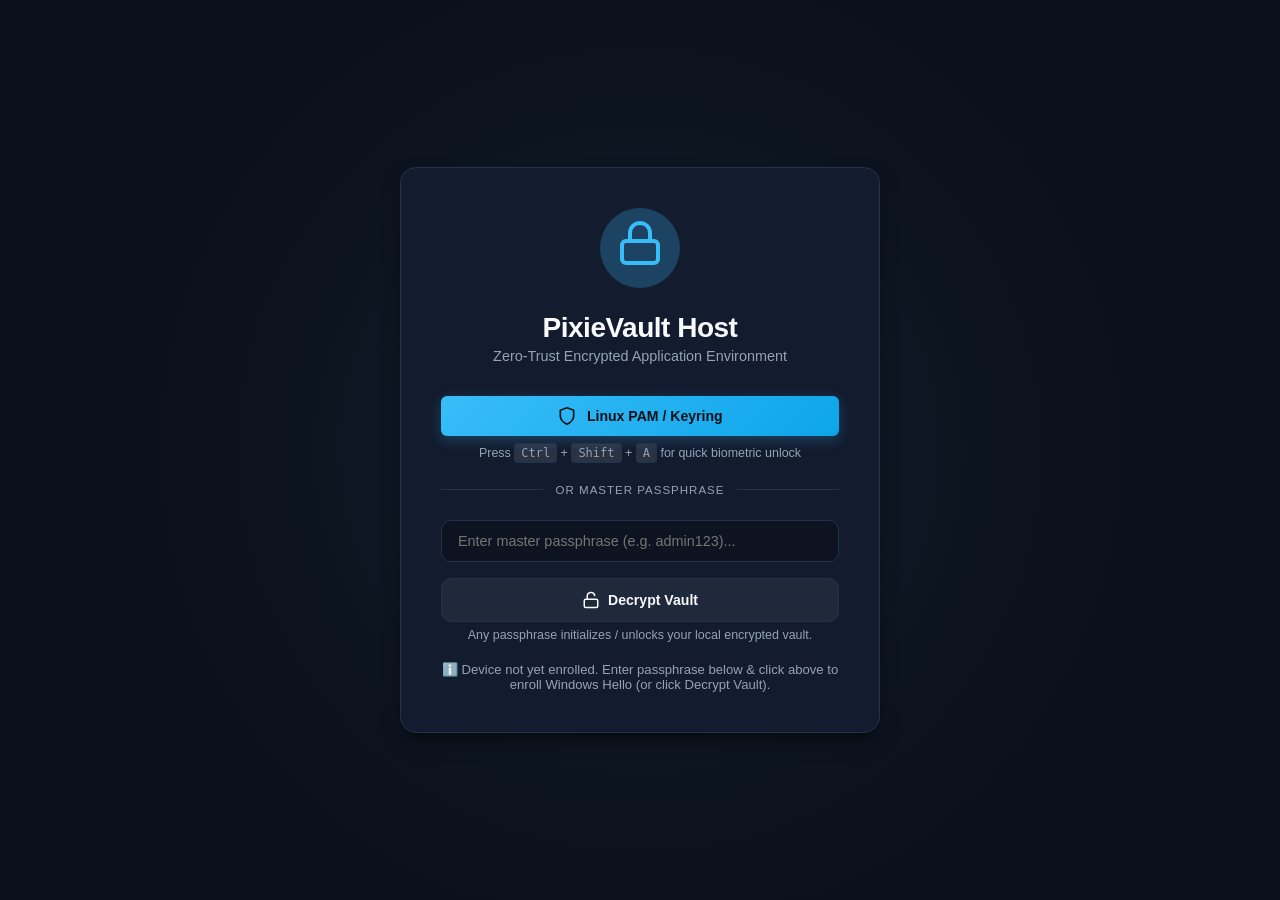
<file: host/index.html>
<!DOCTYPE html>
<html lang="en">
<head>
  <meta charset="UTF-8">
  <meta name="viewport" content="width=device-width, initial-scale=1.0">
  <title>PixieVault Host Environment</title>
  <link rel="stylesheet" href="tokens.css">
  <link rel="stylesheet" href="shell.css">
  <script src="wrapper-bridge.js"></script>
</head>
<body>

  <!-- ================= 1. Biometric & OS Auth Lock Screen ================= -->
  <section id="view-lock-screen" class="lock-screen-container">
    <div class="lock-card">
      <div class="vault-icon-wrapper">
        <div class="pulse-ring"></div>
        <div class="vault-shield-icon">
          <svg viewBox="0 0 24 24" width="48" height="48" stroke="var(--app-accent-color)" stroke-width="2" fill="none" stroke-linecap="round" stroke-linejoin="round">
            <rect x="3" y="11" width="18" height="11" rx="2" ry="2"></rect>
            <path d="M7 11V7a5 5 0 0 1 10 0v4"></path>
          </svg>
        </div>
      </div>

      <h1 class="lock-title">PixieVault Host</h1>
      <p class="lock-subtitle">Zero-Trust Encrypted Application Environment</p>

      <div class="biometric-box">
        <button id="btn-biometric-auth" class="btn btn-biometric" onclick="triggerBiometricAuth()">
          <svg viewBox="0 0 24 24" width="20" height="20" stroke="currentColor" stroke-width="2" fill="none" stroke-linecap="round" stroke-linejoin="round">
            <path d="M12 22s8-4 8-10V5l-8-3-8 3v7c0 6 8 10 8 10z"></path>
          </svg>
          <span id="btn-biometric-text">Unlock with Biometrics</span>
        </button>
        <div class="auth-hint">Press <kbd>Ctrl</kbd> + <kbd>Shift</kbd> + <kbd>A</kbd> for quick biometric unlock</div>
      </div>

      <div class="divider"><span>OR MASTER PASSPHRASE</span></div>

      <form id="passphrase-form" onsubmit="handlePasswordAuth(event)" class="passphrase-form">
        <div class="form-group">
          <input 
            type="password" 
            id="master-passphrase-input" 
            class="form-input" 
            autocomplete="current-password webauthn" 
            placeholder="Enter master passphrase (e.g. admin123)..." 
          />
        </div>
        <button type="submit" class="btn btn-secondary btn-full" style="display:flex; align-items:center; justify-content:center; gap:0.5rem;">
          <svg viewBox="0 0 24 24" width="18" height="18" stroke="currentColor" stroke-width="2" fill="none" stroke-linecap="round" stroke-linejoin="round">
            <rect x="3" y="11" width="18" height="11" rx="2" ry="2"></rect>
            <path d="M7 11V7a5 5 0 0 1 9.9-1"></path>
          </svg>
          <span>Decrypt Vault</span>
        </button>
        <div class="auth-hint" style="margin-top:0.4rem;">Any passphrase initializes / unlocks your local encrypted vault.</div>
      </form>

      <div id="auth-status-msg" class="auth-status-msg">
        Hardware biometric provider ready.
      </div>
    </div>
  </section>

  <!-- ================= 2. Authenticated App Environment ================= -->
  <div id="app-environment" class="app-environment" style="display: none;">
    
    <!-- Top Host Status Bar (Integrated Host Header) -->
    <header class="host-header">
      <div class="brand-group">
        <span class="brand-logo" onclick="switchWorkspace('dashboard')" style="cursor:pointer; display:flex; align-items:center; gap:0.4rem;">
          <svg viewBox="0 0 24 24" width="20" height="20" stroke="var(--app-accent-color)" stroke-width="2" fill="none" stroke-linecap="round" stroke-linejoin="round">
            <polygon points="6 3 18 3 22 9 12 22 2 9 6 3"></polygon>
          </svg>
          PixieVault
        </span>
        
        <!-- Active Workspace Switcher (dynamically populated from registry) -->
        <select id="workspace-select" class="workspace-selector" onchange="switchWorkspace(this.value)">
          <option value="dashboard">Host Ecosystem Dashboard</option>
        </select>

        <span class="badge badge-success">Unlocked (AES-256)</span>
        <span class="badge badge-info" id="platform-badge">Linux / GTK</span>
      </div>

      <div class="header-actions">
        <button class="btn btn-sm btn-outline" onclick="promptExportCurrentPackage()">Export .pvpkg (Ctrl+E)</button>
        <button class="btn btn-sm btn-save-host" onclick="saveActiveAppState()">Save (Ctrl+S)</button>
        <button class="btn btn-sm btn-outline" onclick="toggleThemeQuick()">Theme</button>
        <button class="btn btn-sm btn-danger" onclick="lockVaultNow()">Lock (Ctrl+L)</button>
      </div>
    </header>

    <!-- Main Workspace Viewport -->
    <main class="workspace-viewport">

      <!-- ================= View A: Host Ecosystem Dashboard ================= -->
      <section id="ws-dashboard" class="workspace-view">
        <div class="welcome-banner">
          <div>
            <h2>Ecosystem Applications & Host Hub</h2>
            <p id="dashboard-platform-desc">Native host running encapsulated, 100% native source application interfaces.</p>
          </div>
          <div class="banner-stats">
            <button class="btn btn-primary btn-sm" onclick="openInstallAppModal()">+ Install App Bundle</button>
            <button class="btn btn-secondary btn-sm" onclick="checkForAllUpdates()">Check Updates</button>
          </div>
        </div>

        <!-- Installed Apps Grid (Dynamically Rendered with Source Badges) -->
        <div class="apps-grid" id="dashboard-apps-grid">
          <!-- Dynamically populated via shell.js renderAppCards() -->
        </div>

        <!-- Inter-App Telemetry & Bus Inspector -->
        <div class="card bus-card">
          <div class="card-header">
            <h3>Inter-App Brokered Telemetry Bus</h3>
            <span class="badge badge-accent">Live Rust Broker</span>
          </div>
          <p class="card-desc">Cross-app metrics exported through <code>PixieVaultNative</code> and brokered in Rust host memory.</p>
          <div class="bus-table-container">
            <table class="data-table" id="bus-table">
              <thead>
                <tr>
                  <th>Originating App</th>
                  <th>Metric Key</th>
                  <th>Current Value</th>
                  <th>Status</th>
                </tr>
              </thead>
              <tbody id="bus-table-body">
                <!-- Dynamically populated -->
              </tbody>
            </table>
          </div>
        </div>

        <!-- Vault Container & Security Specs -->
        <div class="card security-card">
          <div class="card-header" style="display:flex; justify-content:space-between; align-items:center;">
            <h3>Storage Container & Envelope Encryption</h3>
            <span class="badge badge-success">Envelope v3</span>
          </div>
          <div class="security-grid">
            <div class="security-item">
              <span class="sec-label">Payload Cipher</span>
              <span class="sec-val">AES-256-GCM (Random 256-bit VMK)</span>
            </div>
            <div class="security-item">
              <span class="sec-label">Password Protector</span>
              <span class="sec-val">Argon2id (64MB, 3 iter, 4 lanes)</span>
            </div>
            <div class="security-item">
              <span class="sec-label">Container Format</span>
              <span class="sec-val">Atomic Write-Ahead .pvlt Container</span>
            </div>
            <div class="security-item">
              <span class="sec-label">Host OS & Biometrics</span>
              <span class="sec-val" id="sec-platform-val">Windows 11 / Windows Hello</span>
            </div>
          </div>
        </div>

        <!-- Windows Hello & Hardware Protectors Management Card -->
        <div class="card security-card" style="margin-top:1.25rem;">
          <div class="card-header" style="display:flex; justify-content:space-between; align-items:center;">
            <div style="display:flex; align-items:center; gap:0.5rem;">
              <svg viewBox="0 0 24 24" width="20" height="20" stroke="var(--app-accent-color)" stroke-width="2" fill="none" stroke-linecap="round" stroke-linejoin="round">
                <path d="M12 22s8-4 8-10V5l-8-3-8 3v7c0 6 8 10 8 10z"></path>
              </svg>
              <h3 id="hello-card-title">Windows Hello / Hardware Protection</h3>
            </div>
            <span id="hello-card-badge" class="badge badge-info">Checking...</span>
          </div>
          <div class="security-grid">
            <div class="security-item">
              <span class="sec-label">Hardware Provider</span>
              <span class="sec-val" id="hello-provider-val">Microsoft Passport KSP</span>
            </div>
            <div class="security-item">
              <span class="sec-label">Device Identifier</span>
              <span class="sec-val" id="hello-device-val">Current PC</span>
            </div>
            <div class="security-item">
              <span class="sec-label">Protection Mode</span>
              <span class="sec-val" id="hello-mode-val">TPM 2.0 / Biometrics (RSA-OAEP)</span>
            </div>
            <div class="security-item">
              <span class="sec-label">Multi-Device Cloud Sync</span>
              <span class="sec-val">Supported (Independent Device Keys)</span>
            </div>
          </div>
          <div style="margin-top:1rem; display:flex; gap:0.75rem; flex-wrap:wrap;">
            <button id="btn-enroll-hello" class="btn btn-sm btn-primary" onclick="handleEnrollHello()">
              Enroll Windows Hello on this Device
            </button>
            <button id="btn-revoke-hello" class="btn btn-sm btn-outline" style="color:var(--app-danger-color); border-color:var(--app-danger-color);" onclick="handleRevokeHello()">
              Revoke Windows Hello on this PC
            </button>
          </div>
          <div id="hello-action-msg" style="font-size:0.8rem; margin-top:0.6rem; color:var(--app-text-muted);"></div>
        </div>
      </section>

      <!-- ================= View B: Universal 100% Native Guest Viewport ================= -->
      <section id="ws-guest-container" class="workspace-view active">
        <!-- Loading State Overlay -->
        <div id="guest-loading-overlay" class="guest-overlay" style="display: none;">
          <div class="guest-spinner"></div>
          <h3 id="guest-loading-title" style="font-size:1.1rem; margin-bottom:0.3rem;">Booting Guest Application...</h3>
          <p id="guest-loading-desc" style="font-size:0.85rem; color:var(--app-text-muted);">Starting native backend service and verifying healthcheck probe...</p>
        </div>

        <!-- Error State Overlay -->
        <div id="guest-error-overlay" class="guest-overlay" style="display: none;">
          <div style="font-size: 2.5rem; margin-bottom: 0.5rem; color: var(--app-danger-color);">⚠️</div>
          <h3 style="font-size:1.15rem; margin-bottom:0.4rem;">Failed to Launch Application</h3>
          <p id="guest-error-msg" style="font-size:0.85rem; color:var(--app-text-muted); max-width:650px; margin-bottom:1.25rem; white-space:pre-wrap; font-family:monospace; background:rgba(0,0,0,0.35); padding:0.75rem 1rem; border-radius:6px; text-align:left; max-height:220px; overflow-y:auto;">Unable to start service</p>
          <div style="display:flex; gap:0.5rem; flex-wrap:wrap; justify-content:center;">
            <button class="btn btn-primary btn-sm" onclick="retryActiveWorkspace()">Retry Launch</button>
            <button id="guest-repair-btn" class="btn btn-secondary btn-sm" style="display:none;" onclick="repairActiveEnvironment()">Provision / Repair Environment</button>
            <button class="btn btn-secondary btn-sm" onclick="switchWorkspace('dashboard')">Back to Dashboard</button>
          </div>
        </div>

        <!-- 100% Isolated Native Guest Iframe -->
        <iframe 
          id="guest-app-frame" 
          class="guest-frame" 
          src="about:blank"
          sandbox="allow-scripts allow-forms allow-same-origin allow-popups allow-downloads"
          allow="fullscreen; clipboard-read; clipboard-write;"
          title="Guest Application Viewport"
        ></iframe>
      </section>

    </main>
  </div>

  <!-- ================= Modal: Install App Dialog ================= -->
  <div id="modal-install-app" class="modal-backdrop" style="display:none;">
    <div class="modal-card">
      <div class="modal-header">
        <h3>Install / Mount Application</h3>
        <button class="modal-close" onclick="closeInstallAppModal()">✕</button>
      </div>
      <div class="modal-body">
        <p style="color:var(--app-text-muted); font-size:0.85rem; margin-bottom:1.25rem;">
          Load a 100% offline air-gapped directory, open a portable <code>.pvpkg</code> bundle, or configure a signed GitHub target.
        </p>

        <div class="install-options">
          <div class="install-option-card" onclick="triggerNativePackagePicker()">
            <div class="install-icon">
              <svg viewBox="0 0 24 24" width="28" height="28" stroke="var(--app-accent-color)" stroke-width="2" fill="none" stroke-linecap="round" stroke-linejoin="round">
                <path d="M21 16V8a2 2 0 0 0-1-1.73l-7-4a2 2 0 0 0-2 0l-7 4A2 2 0 0 0 3 8v8a2 2 0 0 0 1 1.73l7 4a2 2 0 0 0 2 0l7-4A2 2 0 0 0 21 16z"></path>
                <polyline points="3.27 6.96 12 12.01 20.73 6.96"></polyline>
                <line x1="12" y1="22.08" x2="12" y2="12"></line>
              </svg>
            </div>
            <div>
              <h4>Import .pvpkg Package Bundle</h4>
              <p>Select any air-gapped <code>.pvpkg</code> package bundle file (e.g. from <code>dist/</code> or USB).</p>
            </div>
          </div>

          <div class="install-option-card" onclick="triggerNativeFolderPicker()">
            <div class="install-icon">
              <svg viewBox="0 0 24 24" width="28" height="28" stroke="var(--app-accent-color)" stroke-width="2" fill="none" stroke-linecap="round" stroke-linejoin="round">
                <path d="M22 19a2 2 0 0 1-2 2H4a2 2 0 0 1-2-2V5a2 2 0 0 1 2-2h5l2 3h9a2 2 0 0 1 2 2z"></path>
              </svg>
            </div>
            <div>
              <h4>Mount Unpacked App Folder</h4>
              <p>Select any local directory containing a valid <code>manifest.json</code>.</p>
            </div>
          </div>

          <div class="divider"><span>OR GITHUB TARGET</span></div>

          <form onsubmit="handleGitHubInstall(event)">
            <div class="form-group">
              <label class="form-label" for="gh-repo-input">GitHub Repository (owner/repo):</label>
              <input type="text" id="gh-repo-input" class="form-input" placeholder="e.g. williamhart-az/custom-dyno-app" required />
            </div>
            <div class="form-group">
              <label class="form-label" for="gh-tag-input">Release Tag (optional, defaults to latest):</label>
              <input type="text" id="gh-tag-input" class="form-input" placeholder="e.g. v1.2.0" />
            </div>
            <button type="submit" class="btn btn-primary btn-full">Fetch & Register GitHub Target</button>
          </form>
          <div id="install-status-msg" class="status-msg" style="margin-top:0.8rem;"></div>
        </div>
      </div>
    </div>
  </div>

  <!-- ================= Modal: About PixieVault Host ================= -->
  <div id="modal-about" class="modal-backdrop" style="display:none;">
    <div class="modal-card modal-card-md">
      <div class="modal-header">
        <div style="display:flex; align-items:center; gap:0.6rem;">
          <svg viewBox="0 0 24 24" width="26" height="26" stroke="var(--app-accent-color)" stroke-width="2" fill="none">
            <polygon points="12 2 2 7 12 12 22 7 12 2"></polygon>
            <polyline points="2 17 12 22 22 17"></polyline>
            <polyline points="2 12 12 17 22 12"></polyline>
          </svg>
          <h3>About PixieVault Host</h3>
        </div>
        <button class="modal-close" onclick="closeModal('modal-about')">✕</button>
      </div>
      <div class="modal-body">
        <div style="text-align:center; padding: 1rem 0 1.5rem;">
          <h2 style="font-size:1.6rem; font-weight:800; letter-spacing:-0.5px; margin-bottom:0.25rem;">PixieVault</h2>
          <span class="badge badge-accent" style="font-size:0.82rem;">Version 0.2.0 • Native Desktop Host</span>
          <p style="color:var(--app-text-muted); font-size:0.85rem; margin-top:0.6rem;">
            Zero-Trust Encrypted Application Environment & Universal Portable Host
          </p>
        </div>

        <div class="security-grid" style="grid-template-columns: 1fr 1fr; margin-bottom:1.25rem;">
          <div class="security-item">
            <span class="sec-label">Architecture</span>
            <span class="sec-val">100% Native Rust Shell (Tauri v2)</span>
          </div>
          <div class="security-item">
            <span class="sec-label">Encryption</span>
            <span class="sec-val">Envelope v3 (Argon2id + AES-256-GCM)</span>
          </div>
          <div class="security-item">
            <span class="sec-label">Hardware Protection</span>
            <span class="sec-val" id="about-hardware-val">Windows Hello (TPM 2.0)</span>
          </div>
          <div class="security-item">
            <span class="sec-label">Guest Isolation</span>
            <span class="sec-val">Encrypted Workspaces & Loopback</span>
          </div>
        </div>

        <p style="font-size:0.78rem; color:var(--app-text-muted); text-align:center; border-top:1px solid var(--app-border-color); padding-top:1rem;">
          © 2026 Pixie Technology. Released under Apache-2.0 / MIT. Zero-Plaintext at Rest.
        </p>
      </div>
    </div>
  </div>

  <!-- ================= Modal: PixieVault Documentation ================= -->
  <div id="modal-docs" class="modal-backdrop" style="display:none;">
    <div class="modal-card modal-card-lg">
      <div class="modal-header">
        <div style="display:flex; align-items:center; gap:0.6rem;">
          <svg viewBox="0 0 24 24" width="24" height="24" stroke="var(--app-accent-color)" stroke-width="2" fill="none">
            <path d="M14 2H6a2 2 0 0 0-2 2v16a2 2 0 0 0 2 2h12a2 2 0 0 0 2-2V8z"></path>
            <polyline points="14 2 14 8 20 8"></polyline>
            <line x1="16" y1="13" x2="8" y2="13"></line>
            <line x1="16" y1="17" x2="8" y2="17"></line>
            <polyline points="10 9 9 9 8 9"></polyline>
          </svg>
          <h3>PixieVault Documentation & Quick Reference</h3>
        </div>
        <button class="modal-close" onclick="closeModal('modal-docs')">✕</button>
      </div>
      <div class="modal-body">
        <div class="docs-section">
          <h4>⌨️ Global Keyboard Shortcuts</h4>
          <table class="docs-table">
            <thead>
              <tr><th>Shortcut</th><th>Action</th><th>Description</th></tr>
            </thead>
            <tbody>
              <tr><td><code>Ctrl+Shift+A</code></td><td>Windows Hello / Biometrics</td><td>Trigger biometric / PIN unlock or enrollment</td></tr>
              <tr><td><code>Ctrl+L</code></td><td>Lock Vault</td><td>Immediately locks vault and clears keys from RAM</td></tr>
              <tr><td><code>Ctrl+S</code></td><td>Save Active Workspace</td><td>Encrypts and syncs active guest state to vault</td></tr>
              <tr><td><code>Ctrl+E</code></td><td>Export .pvpkg Bundle</td><td>Packages active app into portable air-gapped bundle</td></tr>
              <tr><td><code>Ctrl+W</code></td><td>Close App</td><td>Closes active viewport and returns to Dashboard</td></tr>
              <tr><td><code>F5</code></td><td>Reload Application</td><td>Refreshes current guest application viewport</td></tr>
              <tr><td><code>F11</code></td><td>Toggle Fullscreen</td><td>Switches window in and out of native fullscreen</td></tr>
            </tbody>
          </table>
        </div>

        <div class="docs-section">
          <h4>🔒 Envelope Encryption v3 & Multi-Device Sync</h4>
          <p>
            PixieVault utilizes envelope encryption. A random 256-bit <strong>Vault Master Key (VMK)</strong> encrypts all application data and sealed workspaces. 
            The VMK is wrapped independently by:
          </p>
          <ul>
            <li><strong>Universal Argon2id Passphrase Protector:</strong> Allows recovery and multi-device OneDrive synchronization.</li>
            <li><strong>Device-Bound Windows Hello / TPM Protectors:</strong> Non-exportable hardware-backed keys on each enrolled PC.</li>
          </ul>
        </div>

        <div class="docs-section">
          <h4>📦 Air-Gapped Portable Packages (.pvpkg)</h4>
          <p>
            Portable <code>.pvpkg</code> files bundle the application's source code, manifest, icons, requirements, and optionally encrypted user databases into an offline zip bundle. 
            Use <strong>Storage & Data → Export Portable Package</strong> or <strong>Apps → Import .pvpkg</strong>.
          </p>
        </div>
      </div>
    </div>
  </div>

  <!-- ================= Modal: Ed25519 Package Signatures ================= -->
  <div id="modal-verify-signatures" class="modal-backdrop" style="display:none;">
    <div class="modal-card modal-card-md">
      <div class="modal-header">
        <div style="display:flex; align-items:center; gap:0.6rem;">
          <svg viewBox="0 0 24 24" width="24" height="24" stroke="var(--app-success-color)" stroke-width="2" fill="none">
            <path d="M12 22s8-4 8-10V5l-8-3-8 3v7c0 6 8 10 8 10z"></path>
          </svg>
          <h3>Verify Ed25519 Package Signatures</h3>
        </div>
        <button class="modal-close" onclick="closeModal('modal-verify-signatures')">✕</button>
      </div>
      <div class="modal-body">
        <p style="color:var(--app-text-muted); font-size:0.85rem; margin-bottom:1.25rem;">
          PixieVault verifies all <code>.pvpkg</code> bundles against developer public keys using Ed25519 cryptographic signatures before runtime mounting.
        </p>

        <div style="background:var(--app-card-bg-elevated); border:1px solid var(--app-border-color); border-radius:var(--app-radius-md); padding:1rem; margin-bottom:1rem;">
          <div style="display:flex; justify-content:space-between; margin-bottom:0.4rem;">
            <span style="font-size:0.82rem; font-weight:700;">Signature Algorithm:</span>
            <span style="font-size:0.82rem; color:var(--app-accent-color);">Ed25519 / RFC 8032</span>
          </div>
          <div style="display:flex; justify-content:space-between; margin-bottom:0.4rem;">
            <span style="font-size:0.82rem; font-weight:700;">Hash Pre-Image:</span>
            <span style="font-size:0.82rem;">SHA-512 Package Digest</span>
          </div>
          <div style="display:flex; justify-content:space-between;">
            <span style="font-size:0.82rem; font-weight:700;">Installed Apps Verification:</span>
            <span class="badge badge-success" id="signature-verify-status">✓ All 2 Apps Verified Clean</span>
          </div>
        </div>

        <button class="btn btn-primary btn-full" onclick="handleVerifyInstalledSignatures()">Re-Verify All Installed Packages</button>
        <div id="signature-result-msg" style="margin-top:0.8rem; font-size:0.82rem; text-align:center;"></div>
      </div>
    </div>
  </div>

  <!-- ================= Modal: Change Master Passphrase ================= -->
  <div id="modal-change-password" class="modal-backdrop" style="display:none;">
    <div class="modal-card modal-card-md">
      <div class="modal-header">
        <div style="display:flex; align-items:center; gap:0.6rem;">
          <svg viewBox="0 0 24 24" width="24" height="24" stroke="var(--app-accent-color)" stroke-width="2" fill="none">
            <rect x="3" y="11" width="18" height="11" rx="2" ry="2"></rect>
            <path d="M7 11V7a5 5 0 0 1 10 0v4"></path>
          </svg>
          <h3>Change Master Passphrase</h3>
        </div>
        <button class="modal-close" onclick="closeModal('modal-change-password')">✕</button>
      </div>
      <div class="modal-body">
        <p style="color:var(--app-text-muted); font-size:0.85rem; margin-bottom:1.25rem;">
          Rotating your passphrase derives a new Argon2id wrapper around the Vault Master Key. All hardware protectors and application files remain preserved.
        </p>

        <form onsubmit="handleChangePassphraseSubmit(event)">
          <div class="form-group">
            <label class="form-label" for="curr-pass-input">Current Master Passphrase:</label>
            <input type="password" id="curr-pass-input" class="form-input" required />
          </div>
          <div class="form-group">
            <label class="form-label" for="new-pass-input">New Master Passphrase:</label>
            <input type="password" id="new-pass-input" class="form-input" required />
          </div>
          <div class="form-group">
            <label class="form-label" for="confirm-pass-input">Confirm New Passphrase:</label>
            <input type="password" id="confirm-pass-input" class="form-input" required />
          </div>
          <button type="submit" class="btn btn-primary btn-full">Update Master Passphrase Wrapper</button>
        </form>
        <div id="change-pass-status-msg" style="margin-top:0.8rem; font-size:0.82rem; text-align:center;"></div>
      </div>
    </div>
  </div>

  <!-- ================= Modal: Package Incompatibility Report ================= -->
  <div id="modal-incompatibility-report" class="modal-backdrop" style="display:none;">
    <div class="modal-card modal-card-md">
      <div class="modal-header">
        <div style="display:flex; align-items:center; gap:0.6rem;">
          <svg viewBox="0 0 24 24" width="24" height="24" stroke="var(--app-danger-color)" stroke-width="2" fill="none">
            <circle cx="12" cy="12" r="10"></circle>
            <line x1="12" y1="8" x2="12" y2="12"></line>
            <line x1="12" y1="16" x2="12.01" y2="16"></line>
          </svg>
          <h3 id="incompat-modal-title">Package Compatibility Incompatible</h3>
        </div>
        <button class="modal-close" onclick="closeModal('modal-incompatibility-report')">✕</button>
      </div>
      <div class="modal-body">
        <p style="color:var(--app-text-muted); font-size:0.85rem; margin-bottom:1.25rem;">
          This application cannot be installed on your current PixieVault environment due to compatibility constraints. No filesystem changes were made.
        </p>

        <div style="background:var(--app-card-bg-elevated); border:1px solid var(--app-border-color); border-radius:var(--app-radius-md); padding:1rem; margin-bottom:1rem;">
          <div style="display:flex; justify-content:space-between; margin-bottom:0.4rem;">
            <span style="font-size:0.82rem; font-weight:700;">Application:</span>
            <span id="incompat-app-name" style="font-size:0.82rem; color:var(--app-text-primary); font-weight:600;"></span>
          </div>
          <div style="display:flex; justify-content:space-between; margin-bottom:0.4rem;">
            <span style="font-size:0.82rem; font-weight:700;">Required Host Version:</span>
            <span id="incompat-req-version" style="font-size:0.82rem; color:var(--app-danger-color); font-weight:600;"></span>
          </div>
          <div style="display:flex; justify-content:space-between; margin-bottom:0.4rem;">
            <span style="font-size:0.82rem; font-weight:700;">Your PixieVault Version:</span>
            <span id="incompat-host-version" style="font-size:0.82rem; color:var(--app-text-muted);"></span>
          </div>
          <div style="display:flex; justify-content:space-between;">
            <span style="font-size:0.82rem; font-weight:700;">Pre-Mutation Status:</span>
            <span class="badge badge-danger" id="incompat-status-badge">REJECTED (NO MUTATION)</span>
          </div>
        </div>

        <div id="incompat-reasons-box" style="margin-bottom:1.2rem; background:rgba(239, 68, 68, 0.1); border:1px solid rgba(239, 68, 68, 0.3); border-radius:var(--app-radius-md); padding:0.8rem;">
          <div style="font-size:0.8rem; font-weight:700; color:var(--app-danger-color); margin-bottom:0.4rem;">Incompatibility Details:</div>
          <ul id="incompat-reasons-list" style="margin:0; padding-left:1.2rem; font-size:0.8rem; color:var(--app-text-primary);"></ul>
        </div>

        <button class="btn btn-secondary btn-full" onclick="closeModal('modal-incompatibility-report')">Cancel & Dismiss (No Changes Made)</button>
      </div>
    </div>
  </div>

  <!-- Toast Notification Container -->
  <div id="toast-container" class="toast-container"></div>

  <script src="shell.js"></script>
</body>
</html>
</file>
<file: host/tokens.css>
/**
 * PixieVault Global Design Tokens (tokens.css)
 * Injected automatically and shared across Host Shell and all installed Apps.
 */
:root {
  --wf-wrapper-theme-name: 'Slate Dark';
  --app-bg-primary: #0b0f19;       /* Deep obsidian canvas background */
  --app-card-bg: #131b2e;          /* Glassmorphic card surface */
  --app-card-bg-elevated: #1e293b; /* Highlighted card surface */
  --app-text-main: #f8fafc;        /* High-contrast headings and body */
  --app-text-muted: #94a3b8;       /* Labels and secondary descriptions */
  --app-accent-color: #38bdf8;     /* Cyber Aqua accent */
  --app-accent-hover: #0ea5e9;
  --app-accent-glow: rgba(56, 189, 248, 0.25);
  --app-success-color: #10b981;    /* Emerald Green for unlocked status */
  --app-warning-color: #f59e0b;    /* Amber */
  --app-danger-color: #ef4444;     /* Rose Red for locked state / errors */
  --app-border-color: #23324d;     /* Structural dividers and borders */
  --app-font-family: 'Inter', -apple-system, BlinkMacSystemFont, "Segoe UI", Roboto, sans-serif;
  --app-radius-sm: 6px;
  --app-radius-md: 10px;
  --app-radius-lg: 16px;
  --app-shadow: 0 10px 25px -5px rgba(0, 0, 0, 0.4), 0 8px 10px -6px rgba(0, 0, 0, 0.4);
}

body.theme-emerald {
  --app-accent-color: #10b981;
  --app-accent-hover: #059669;
  --app-accent-glow: rgba(16, 185, 129, 0.25);
}

body.theme-sunset {
  --app-accent-color: #f59e0b;
  --app-accent-hover: #d97706;
  --app-accent-glow: rgba(245, 158, 11, 0.25);
}

body.theme-solar {
  --app-bg-primary: #f8fafc;
  --app-card-bg: #ffffff;
  --app-card-bg-elevated: #f1f5f9;
  --app-text-main: #0f172a;
  --app-text-muted: #64748b;
  --app-accent-color: #0284c7;
  --app-border-color: #cbd5e1;
}
</file>
<file: host/shell.css>
/**
 * PixieVault Unified Host Shell Styles (shell.css)
 */

* {
  box-sizing: border-box;
  margin: 0;
  padding: 0;
}

body {
  font-family: var(--app-font-family);
  background-color: var(--app-bg-primary);
  color: var(--app-text-main);
  min-height: 100vh;
  display: flex;
  flex-direction: column;
  overflow-x: hidden;
  transition: background-color 0.3s ease, color 0.3s ease;
}

/* ================= 1. Lock Screen ================= */
.lock-screen-container {
  display: flex;
  align-items: center;
  justify-content: center;
  min-height: 100vh;
  padding: 2rem;
  background: radial-gradient(circle at center, rgba(56, 189, 248, 0.08) 0%, rgba(11, 15, 25, 1) 70%);
}

.lock-card {
  background: var(--app-card-bg);
  border: 1px solid var(--app-border-color);
  border-radius: var(--app-radius-lg);
  padding: 2.5rem;
  width: 100%;
  max-width: 480px;
  text-align: center;
  box-shadow: var(--app-shadow);
  backdrop-filter: blur(12px);
  animation: fadeIn 0.3s ease-out;
}

.vault-icon-wrapper {
  position: relative;
  width: 80px;
  height: 80px;
  margin: 0 auto 1.5rem;
  display: flex;
  align-items: center;
  justify-content: center;
}

.vault-shield-icon {
  font-size: 2.5rem;
  z-index: 2;
}

.pulse-ring {
  position: absolute;
  width: 100%;
  height: 100%;
  border-radius: 50%;
  background: var(--app-accent-glow);
  animation: pulse 2.5s infinite;
}

@keyframes pulse {
  0% { transform: scale(0.9); opacity: 0.8; }
  50% { transform: scale(1.3); opacity: 0.2; }
  100% { transform: scale(0.9); opacity: 0.8; }
}

@keyframes fadeIn {
  from { opacity: 0; transform: translateY(8px); }
  to { opacity: 1; transform: translateY(0); }
}

.lock-title {
  font-size: 1.75rem;
  font-weight: 800;
  letter-spacing: -0.5px;
  margin-bottom: 0.25rem;
}

.lock-subtitle {
  color: var(--app-text-muted);
  font-size: 0.9rem;
  margin-bottom: 2rem;
}

.btn-biometric {
  width: 100%;
  padding: 0.9rem 1.2rem;
  background: linear-gradient(135deg, var(--app-accent-color) 0%, var(--app-accent-hover) 100%);
  color: #0b0f19;
  font-weight: 700;
  font-size: 0.95rem;
  border: none;
  border-radius: var(--app-radius-md);
  cursor: pointer;
  display: flex;
  align-items: center;
  justify-content: center;
  gap: 0.6rem;
  transition: transform 0.15s ease, box-shadow 0.15s ease;
  box-shadow: 0 4px 14px var(--app-accent-glow);
}

.btn-biometric:hover {
  transform: translateY(-2px);
  box-shadow: 0 6px 20px var(--app-accent-glow);
}

.auth-hint {
  font-size: 0.78rem;
  color: var(--app-text-muted);
  margin-top: 0.6rem;
}

kbd {
  background: rgba(255, 255, 255, 0.1);
  padding: 2px 6px;
  border-radius: 4px;
  font-size: 0.75rem;
  border: 1px solid var(--app-border-color);
}

.divider {
  display: flex;
  align-items: center;
  margin: 1.5rem 0;
  color: var(--app-text-muted);
  font-size: 0.72rem;
  letter-spacing: 1px;
}

.divider::before, .divider::after {
  content: "";
  flex: 1;
  border-bottom: 1px solid var(--app-border-color);
}

.divider span {
  padding: 0 0.8rem;
}

.form-group {
  margin-bottom: 1rem;
}

.form-label {
  display: block;
  font-size: 0.82rem;
  font-weight: 600;
  color: var(--app-text-muted);
  margin-bottom: 0.4rem;
}

.form-input, .form-select {
  width: 100%;
  padding: 0.75rem 1rem;
  background: rgba(0, 0, 0, 0.3);
  border: 1px solid var(--app-border-color);
  border-radius: var(--app-radius-md);
  color: var(--app-text-main);
  font-size: 0.9rem;
  outline: none;
  transition: border-color 0.2s;
}

.form-input:focus, .form-select:focus {
  border-color: var(--app-accent-color);
  box-shadow: 0 0 0 2px var(--app-accent-glow);
}

.btn {
  padding: 0.65rem 1.2rem;
  font-weight: 600;
  font-size: 0.88rem;
  border-radius: var(--app-radius-sm);
  cursor: pointer;
  border: none;
  transition: background 0.15s ease;
}

.btn-primary {
  background: var(--app-accent-color);
  color: #0b0f19;
  font-weight: 700;
}

.btn-primary:hover {
  background: var(--app-accent-hover);
}

.btn-secondary {
  background: var(--app-card-bg-elevated);
  border: 1px solid var(--app-border-color);
  color: var(--app-text-main);
  font-weight: 600;
  padding: 0.75rem;
  border-radius: var(--app-radius-md);
  cursor: pointer;
}

.btn-secondary:hover {
  background: rgba(255, 255, 255, 0.1);
}

.btn-full {
  width: 100%;
}

.auth-status-msg {
  margin-top: 1.25rem;
  font-size: 0.82rem;
  color: var(--app-text-muted);
}

/* ================= 2. Authenticated App Environment ================= */
.app-environment {
  display: flex;
  flex-direction: column;
  min-height: 100vh;
}

.host-header {
  display: flex;
  align-items: center;
  justify-content: space-between;
  padding: 0.75rem 1.5rem;
  background: var(--app-card-bg);
  border-bottom: 1px solid var(--app-border-color);
  position: sticky;
  top: 0;
  z-index: 100;
}

.brand-group {
  display: flex;
  align-items: center;
  gap: 1rem;
}

.brand-logo {
  font-size: 1.15rem;
  font-weight: 800;
  letter-spacing: -0.3px;
  color: var(--app-text-main);
}

.workspace-selector {
  background: var(--app-card-bg-elevated);
  color: var(--app-accent-color);
  border: 1px solid var(--app-border-color);
  padding: 0.45rem 0.9rem;
  font-size: 0.88rem;
  font-weight: 700;
  border-radius: var(--app-radius-sm);
  outline: none;
  cursor: pointer;
}

.badge {
  font-size: 0.72rem;
  font-weight: 700;
  padding: 0.25rem 0.6rem;
  border-radius: 999px;
  text-transform: uppercase;
  letter-spacing: 0.5px;
}

.badge-success {
  background: rgba(16, 185, 129, 0.15);
  color: var(--app-success-color);
  border: 1px solid rgba(16, 185, 129, 0.3);
}

.badge-info {
  background: rgba(56, 189, 248, 0.15);
  color: var(--app-accent-color);
  border: 1px solid rgba(56, 189, 248, 0.3);
}

.badge-accent {
  background: rgba(56, 189, 248, 0.2);
  color: var(--app-accent-color);
}

.header-actions {
  display: flex;
  gap: 0.6rem;
}

.btn-sm {
  padding: 0.4rem 0.8rem;
  font-size: 0.8rem;
  font-weight: 600;
  border-radius: var(--app-radius-sm);
}

.btn-save-host {
  background: rgba(16, 185, 129, 0.15);
  border: 1px solid rgba(16, 185, 129, 0.4);
  color: var(--app-success-color);
}

.btn-save-host:hover {
  background: rgba(16, 185, 129, 0.25);
}

.btn-outline {
  background: transparent;
  border: 1px solid var(--app-border-color);
  color: var(--app-text-main);
}

.btn-outline:hover {
  background: rgba(255, 255, 255, 0.05);
}

.btn-danger {
  background: rgba(239, 68, 68, 0.15);
  border: 1px solid rgba(239, 68, 68, 0.3);
  color: var(--app-danger-color);
}

.btn-danger:hover {
  background: rgba(239, 68, 68, 0.25);
}

/* ================= Workspace Viewport ================= */
.workspace-viewport {
  width: 100%;
  flex-grow: 1;
  display: flex;
  flex-direction: column;
}

#ws-dashboard {
  padding: 1.75rem 2rem;
  max-width: 1240px;
  margin: 0 auto;
  width: 100%;
}

.workspace-view {
  display: none;
  animation: fadeIn 0.2s ease-out;
}

.workspace-view.active {
  display: block;
}

#ws-guest-container.active {
  display: flex;
  flex-direction: column;
  flex: 1;
  width: 100%;
  height: calc(100vh - 58px);
  position: relative;
}

.guest-frame {
  width: 100%;
  height: 100%;
  flex: 1;
  border: none;
  display: block;
  background: #0b0f19;
}

.guest-overlay {
  position: absolute;
  top: 0;
  left: 0;
  right: 0;
  bottom: 0;
  background: rgba(11, 15, 25, 0.96);
  backdrop-filter: blur(10px);
  display: flex;
  flex-direction: column;
  align-items: center;
  justify-content: center;
  z-index: 50;
  text-align: center;
  padding: 2rem;
  animation: fadeIn 0.15s ease-out;
}

.guest-spinner {
  width: 44px;
  height: 44px;
  border: 3px solid rgba(56, 189, 248, 0.15);
  border-top-color: var(--app-accent-color);
  border-radius: 50%;
  animation: spin 0.75s linear infinite;
  margin-bottom: 1.25rem;
}

@keyframes spin {
  to { transform: rotate(360deg); }
}

.view-header {
  margin-bottom: 1.5rem;
}

.view-header h2 {
  font-size: 1.4rem;
  font-weight: 700;
  margin-bottom: 0.25rem;
}

.view-header p {
  color: var(--app-text-muted);
  font-size: 0.88rem;
}

.domain-nav {
  display: flex;
  gap: 0.4rem;
  background: var(--app-card-bg);
  padding: 0.3rem;
  border-radius: var(--app-radius-sm);
  border: 1px solid var(--app-border-color);
}

.nav-tab {
  background: transparent;
  color: var(--app-text-muted);
  border: none;
  font-weight: 600;
  font-size: 0.82rem;
  padding: 0.45rem 0.8rem;
  border-radius: var(--app-radius-sm);
  cursor: pointer;
  transition: all 0.15s ease;
}

.nav-tab:hover {
  color: var(--app-text-main);
}

.nav-tab.active {
  background: var(--app-accent-color);
  color: #0b0f19;
  font-weight: 700;
}

.domain-subtab {
  display: none;
  animation: fadeIn 0.2s ease-out;
}

.domain-subtab.active {
  display: block;
}

/* ================= Metrics Grid ================= */
.metrics-grid {
  display: grid;
  grid-template-columns: repeat(auto-fit, minmax(230px, 1fr));
  gap: 1.25rem;
  margin-bottom: 1.5rem;
}

.metric-card {
  background: var(--app-card-bg);
  border: 1px solid var(--app-border-color);
  border-radius: var(--app-radius-lg);
  padding: 1.25rem 1.5rem;
  display: flex;
  flex-direction: column;
  gap: 0.3rem;
  box-shadow: var(--app-shadow);
}

.metric-label {
  font-size: 0.78rem;
  font-weight: 600;
  color: var(--app-text-muted);
  text-transform: uppercase;
  letter-spacing: 0.5px;
}

.metric-number {
  font-size: 1.9rem;
  font-weight: 800;
  color: var(--app-accent-color);
  letter-spacing: -0.5px;
}

.metric-number .unit {
  font-size: 0.95rem;
  font-weight: 600;
  color: var(--app-text-muted);
}

.metric-sub {
  font-size: 0.78rem;
  color: var(--app-text-muted);
}

/* ================= Apps Grid (Dashboard) ================= */
.welcome-banner {
  display: flex;
  align-items: center;
  justify-content: space-between;
  margin-bottom: 1.75rem;
}

.banner-stats {
  display: flex;
  gap: 0.8rem;
}

.stat-pill {
  background: var(--app-card-bg);
  border: 1px solid var(--app-border-color);
  padding: 0.4rem 0.8rem;
  border-radius: var(--app-radius-sm);
  font-size: 0.8rem;
  color: var(--app-text-muted);
}

.stat-pill strong {
  color: var(--app-text-main);
}

.apps-grid {
  display: grid;
  grid-template-columns: repeat(auto-fit, minmax(320px, 1fr));
  gap: 1.5rem;
  margin-bottom: 1.75rem;
}

.app-card {
  background: var(--app-card-bg);
  border: 1px solid var(--app-border-color);
  border-radius: var(--app-radius-lg);
  padding: 1.5rem;
  display: flex;
  flex-direction: column;
  cursor: pointer;
  transition: transform 0.2s ease, border-color 0.2s ease;
}

.app-card:hover {
  transform: translateY(-3px);
  border-color: var(--app-accent-color);
}

.app-card-header {
  display: flex;
  align-items: center;
  gap: 1rem;
  margin-bottom: 1rem;
}

.app-icon {
  font-size: 2rem;
  background: var(--app-card-bg-elevated);
  width: 52px;
  height: 52px;
  display: flex;
  align-items: center;
  justify-content: center;
  border-radius: var(--app-radius-md);
  border: 1px solid var(--app-border-color);
  overflow: hidden;
  flex-shrink: 0;
}

.app-icon svg {
  width: 36px;
  height: 36px;
  display: block;
}

.app-icon img {
  width: 36px;
  height: 36px;
  object-fit: contain;
  display: block;
}

.app-name {
  font-size: 1.05rem;
  font-weight: 700;
  margin-bottom: 0.2rem;
}

.app-version {
  font-size: 0.75rem;
  color: var(--app-text-muted);
}

.app-desc {
  font-size: 0.85rem;
  color: var(--app-text-muted);
  line-height: 1.5;
  margin-bottom: 1.5rem;
  flex-grow: 1;
}

.app-card-footer {
  display: flex;
  align-items: center;
  justify-content: space-between;
}

/* ================= Cards, Tables & Security ================= */
.card {
  background: var(--app-card-bg);
  border: 1px solid var(--app-border-color);
  border-radius: var(--app-radius-lg);
  padding: 1.5rem;
  margin-bottom: 1.5rem;
}

.card-header {
  display: flex;
  align-items: center;
  justify-content: space-between;
  margin-bottom: 1rem;
}

.card-header h3 {
  font-size: 1.1rem;
  font-weight: 700;
}

.card-desc {
  font-size: 0.85rem;
  color: var(--app-text-muted);
  margin-bottom: 1rem;
}

.table-responsive-wrapper, .bus-table-container {
  overflow-x: auto;
  border-radius: var(--app-radius-sm);
  border: 1px solid var(--app-border-color);
}

.data-table {
  width: 100%;
  border-collapse: collapse;
  font-size: 0.85rem;
  text-align: left;
}

.data-table th {
  background: var(--app-card-bg-elevated);
  padding: 0.75rem 1rem;
  color: var(--app-text-muted);
  font-weight: 600;
}

.data-table td {
  padding: 0.75rem 1rem;
  border-top: 1px solid var(--app-border-color);
}

.metric-highlight {
  font-family: monospace;
  color: var(--app-accent-color);
  font-weight: 700;
}

.security-grid {
  display: grid;
  grid-template-columns: repeat(auto-fit, minmax(220px, 1fr));
  gap: 1rem;
}

.security-item {
  background: var(--app-card-bg-elevated);
  border: 1px solid var(--app-border-color);
  border-radius: var(--app-radius-sm);
  padding: 0.9rem 1rem;
  display: flex;
  flex-direction: column;
  gap: 0.3rem;
}

.sec-label {
  font-size: 0.75rem;
  color: var(--app-text-muted);
}

.sec-val {
  font-size: 0.88rem;
  font-weight: 700;
  color: var(--app-text-main);
}

.status-msg {
  font-size: 0.82rem;
  color: var(--app-text-muted);
  margin-top: 0.6rem;
}

.query-result {
  margin-top: 1rem;
  padding: 0.9rem;
  background: rgba(0, 0, 0, 0.3);
  border-radius: var(--app-radius-sm);
  border: 1px solid var(--app-border-color);
}

.query-meta {
  font-size: 0.78rem;
  color: var(--app-text-muted);
  margin-bottom: 0.2rem;
}

.query-val {
  font-size: 1.25rem;
  font-weight: 700;
  color: var(--app-accent-color);
}

/* ================= Modal Dialog ================= */
.modal-backdrop {
  position: fixed;
  top: 0;
  left: 0;
  width: 100vw;
  height: 100vh;
  background: rgba(0, 0, 0, 0.7);
  backdrop-filter: blur(8px);
  z-index: 1000;
  display: flex;
  align-items: center;
  justify-content: center;
  animation: fadeIn 0.2s ease-out;
}

.modal-card {
  background: var(--app-card-bg);
  border: 1px solid var(--app-border-color);
  border-radius: var(--app-radius-lg);
  padding: 2rem;
  width: 100%;
  max-width: 540px;
  box-shadow: var(--app-shadow);
}

.modal-header {
  display: flex;
  align-items: center;
  justify-content: space-between;
  margin-bottom: 1rem;
}

.modal-header h3 {
  font-size: 1.25rem;
  font-weight: 700;
}

.modal-close {
  background: transparent;
  border: none;
  color: var(--app-text-muted);
  font-size: 1.2rem;
  cursor: pointer;
}

.modal-close:hover {
  color: var(--app-text-main);
}

.install-option-card {
  display: flex;
  align-items: center;
  gap: 1rem;
  background: var(--app-card-bg-elevated);
  border: 1px solid var(--app-border-color);
  border-radius: var(--app-radius-md);
  padding: 1.2rem;
  cursor: pointer;
  transition: transform 0.15s ease, border-color 0.15s ease;
}

.install-option-card:hover {
  transform: translateY(-2px);
  border-color: var(--app-accent-color);
}

.install-icon {
  font-size: 2rem;
}

.install-option-card h4 {
  font-size: 0.98rem;
  font-weight: 700;
  margin-bottom: 0.2rem;
}

.install-option-card p {
  font-size: 0.8rem;
  color: var(--app-text-muted);
}

.modal-card-lg {
  max-width: 720px;
  max-height: 85vh;
  overflow-y: auto;
}

.modal-card-md {
  max-width: 600px;
}

/* Docs & About Modal formatting */
.docs-table {
  width: 100%;
  border-collapse: collapse;
  margin: 1rem 0;
  font-size: 0.85rem;
}

.docs-table th, .docs-table td {
  padding: 0.6rem 0.8rem;
  border: 1px solid var(--app-border-color);
  text-align: left;
}

.docs-table th {
  background: var(--app-card-bg-elevated);
  color: var(--app-accent-color);
  font-weight: 700;
}

.docs-section {
  margin-bottom: 1.25rem;
}

.docs-section h4 {
  color: var(--app-accent-color);
  font-size: 0.95rem;
  margin-bottom: 0.4rem;
  display: flex;
  align-items: center;
  gap: 0.4rem;
}

.docs-section p, .docs-section li {
  font-size: 0.85rem;
  color: var(--app-text-muted);
  line-height: 1.5;
}

.docs-section ul {
  padding-left: 1.25rem;
  margin-top: 0.3rem;
}

/* Toast Notifications */
.toast-container {
  position: fixed;
  bottom: 1.5rem;
  right: 1.5rem;
  z-index: 2000;
  display: flex;
  flex-direction: column;
  gap: 0.5rem;
  pointer-events: none;
}

.toast {
  background: var(--app-card-bg-elevated);
  border: 1px solid var(--app-accent-color);
  color: var(--app-text-main);
  padding: 0.75rem 1.25rem;
  border-radius: var(--app-radius-md);
  box-shadow: var(--app-shadow);
  font-size: 0.88rem;
  font-weight: 600;
  animation: slideInUp 0.25s ease-out;
  pointer-events: auto;
  display: flex;
  align-items: center;
  gap: 0.5rem;
}

.toast.toast-success {
  border-color: var(--app-success-color);
}

.toast.toast-warning {
  border-color: var(--app-warning-color);
}

.toast.toast-danger {
  border-color: var(--app-danger-color);
}

@keyframes slideInUp {
  from { opacity: 0; transform: translateY(12px); }
  to { opacity: 1; transform: translateY(0); }
}
</file>
